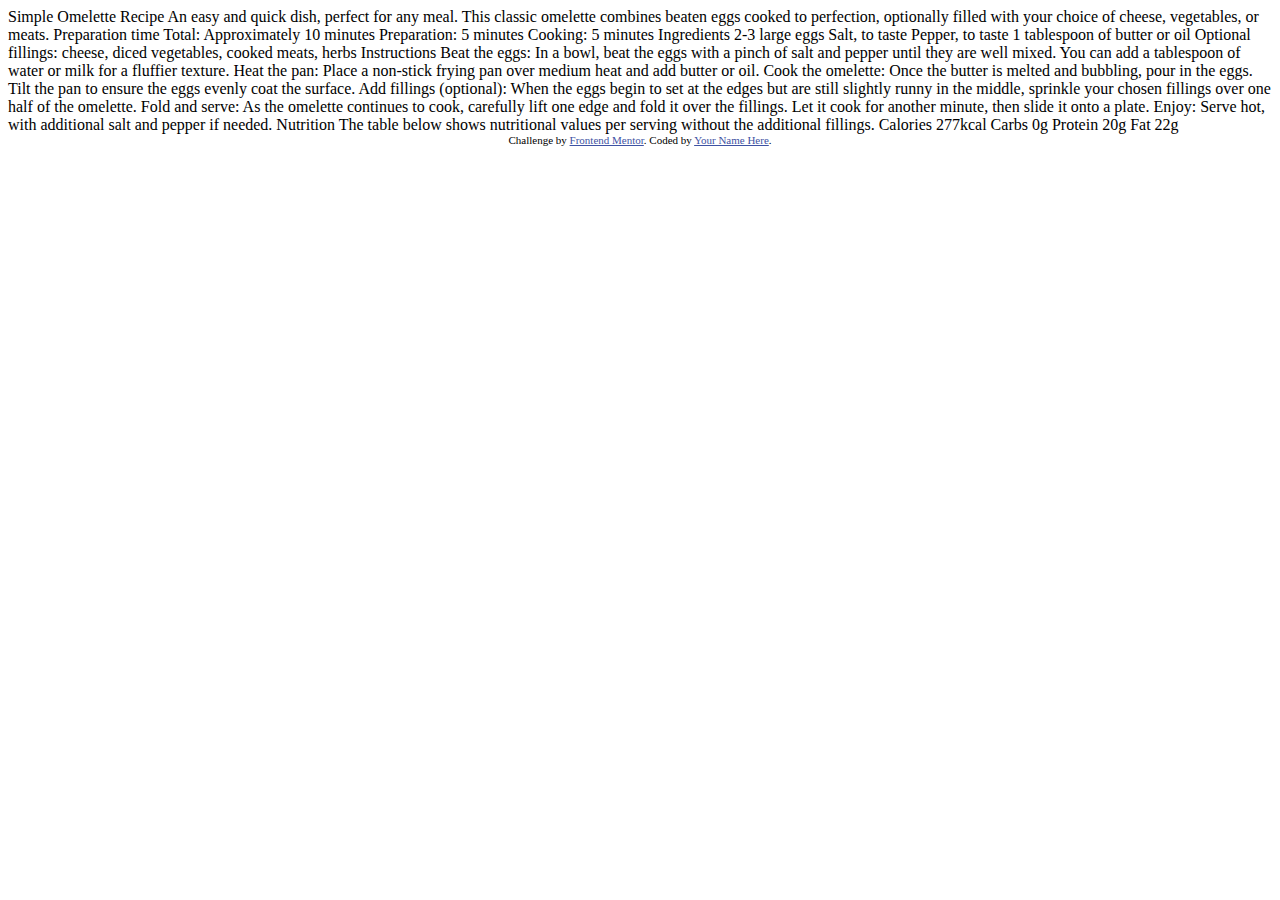
<file: challenges/recipe-page/index.html>
<!DOCTYPE html>
<html lang="en">
<head>
  <meta charset="UTF-8">
  <meta name="viewport" content="width=device-width, initial-scale=1.0"> <!-- displays site properly based on user's device -->

  <link rel="icon" type="image/png" sizes="32x32" href="./assets/images/favicon-32x32.png">
  
  <title>Frontend Mentor | Recipe page</title>

  <!-- Feel free to remove these styles or customise in your own stylesheet 👍 -->
  <style>
    .attribution { font-size: 11px; text-align: center; }
    .attribution a { color: hsl(228, 45%, 44%); }
  </style>
</head>
<body>

  Simple Omelette Recipe

  An easy and quick dish, perfect for any meal. This classic omelette combines beaten eggs cooked 
  to perfection, optionally filled with your choice of cheese, vegetables, or meats.

  Preparation time

  Total: Approximately 10 minutes
  Preparation: 5 minutes
  Cooking: 5 minutes

  Ingredients

  2-3 large eggs
  Salt, to taste
  Pepper, to taste
  1 tablespoon of butter or oil
  Optional fillings: cheese, diced vegetables, cooked meats, herbs

  Instructions

  Beat the eggs: In a bowl, beat the eggs with a pinch of salt and pepper until they are well mixed. 
  You can add a tablespoon of water or milk for a fluffier texture.

  Heat the pan: Place a non-stick frying pan over medium heat and add butter or oil.

  Cook the omelette: Once the butter is melted and bubbling, pour in the eggs. Tilt the pan to ensure 
  the eggs evenly coat the surface.

  Add fillings (optional): When the eggs begin to set at the edges but are still slightly runny in the 
  middle, sprinkle your chosen fillings over one half of the omelette.

  Fold and serve: As the omelette continues to cook, carefully lift one edge and fold it over the 
  fillings. Let it cook for another minute, then slide it onto a plate.

  Enjoy: Serve hot, with additional salt and pepper if needed.

  Nutrition

  The table below shows nutritional values per serving without the additional fillings.

  Calories
  277kcal

  Carbs
  0g

  Protein
  20g

  Fat
  22g
  
  <div class="attribution">
    Challenge by <a href="https://www.frontendmentor.io?ref=challenge" target="_blank">Frontend Mentor</a>. 
    Coded by <a href="#">Your Name Here</a>.
  </div>
</body>
</html>
</file>
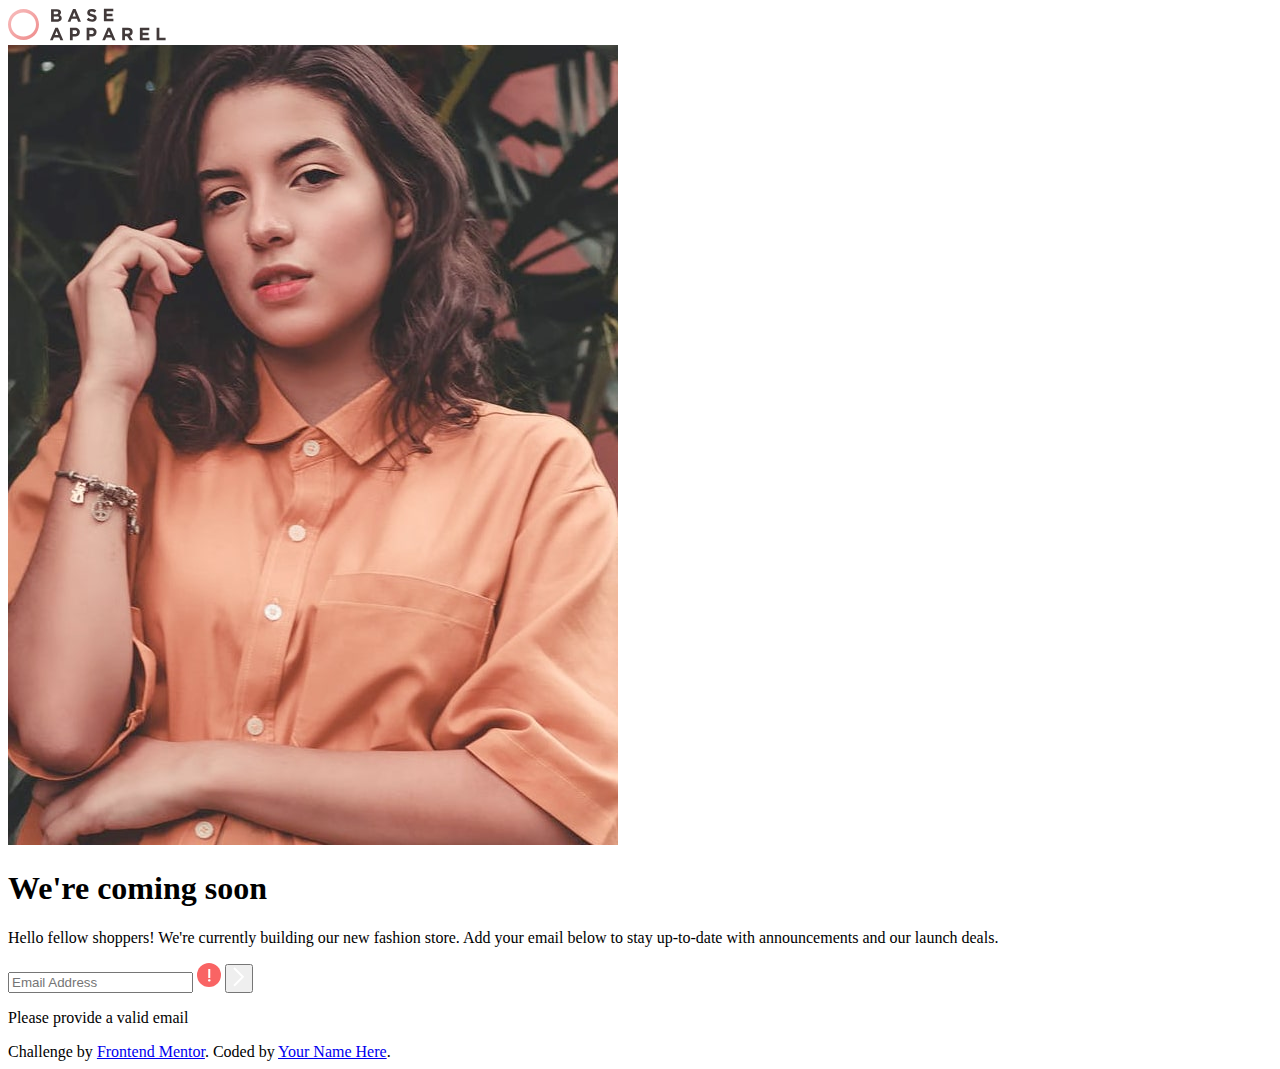
<file: challenges/newbie/base-apparel-coming-soon-master/index.html>
<!DOCTYPE html>
<html lang="en">
<head>
  <meta charset="UTF-8">
  <meta name="viewport" content="width=device-width, initial-scale=1.0">
  <link rel="icon" type="image/png" sizes="32x32" href="./images/favicon-32x32.png">
  <link rel="stylesheet" href="styles/main.css">
  <title>Frontend Mentor | Base Apparel coming soon page</title>
</head>
<body>
  <header>
    <img src="images/logo.svg" alt="base apparel logo">
  </header>

  <picture>
    <source media="(min-width: 1024px)" srcset="images\hero-desktop.jpg">
    <img src="images/hero-mobile.jpg" alt="woman">
  </picture>

  <main>
    <h1>
      We're <strong>coming soon</strong>
    </h1>

    <p>
      Hello fellow shoppers! We're currently building our new fashion store. Add your email below to stay up-to-date with announcements and our launch deals.
    </p>

    <div id="input-email">
      <input type="email" name="email" id="id-email" placeholder="Email Address">
      <img src="images/icon-error.svg" alt="error" class="error" id="icon-error">
      <button type="submit"><img src="images/icon-arrow.svg" alt="arrow"></button>
      <p class="error">Please provide a valid email</p>
    </div>
  </main>
  
  
  <footer class="attribution">
    Challenge by <a href="https://www.frontendmentor.io?ref=challenge">Frontend Mentor</a>. 
    Coded by <a href="#">Your Name Here</a>.
  </footer>
</body>
</html>
</file>
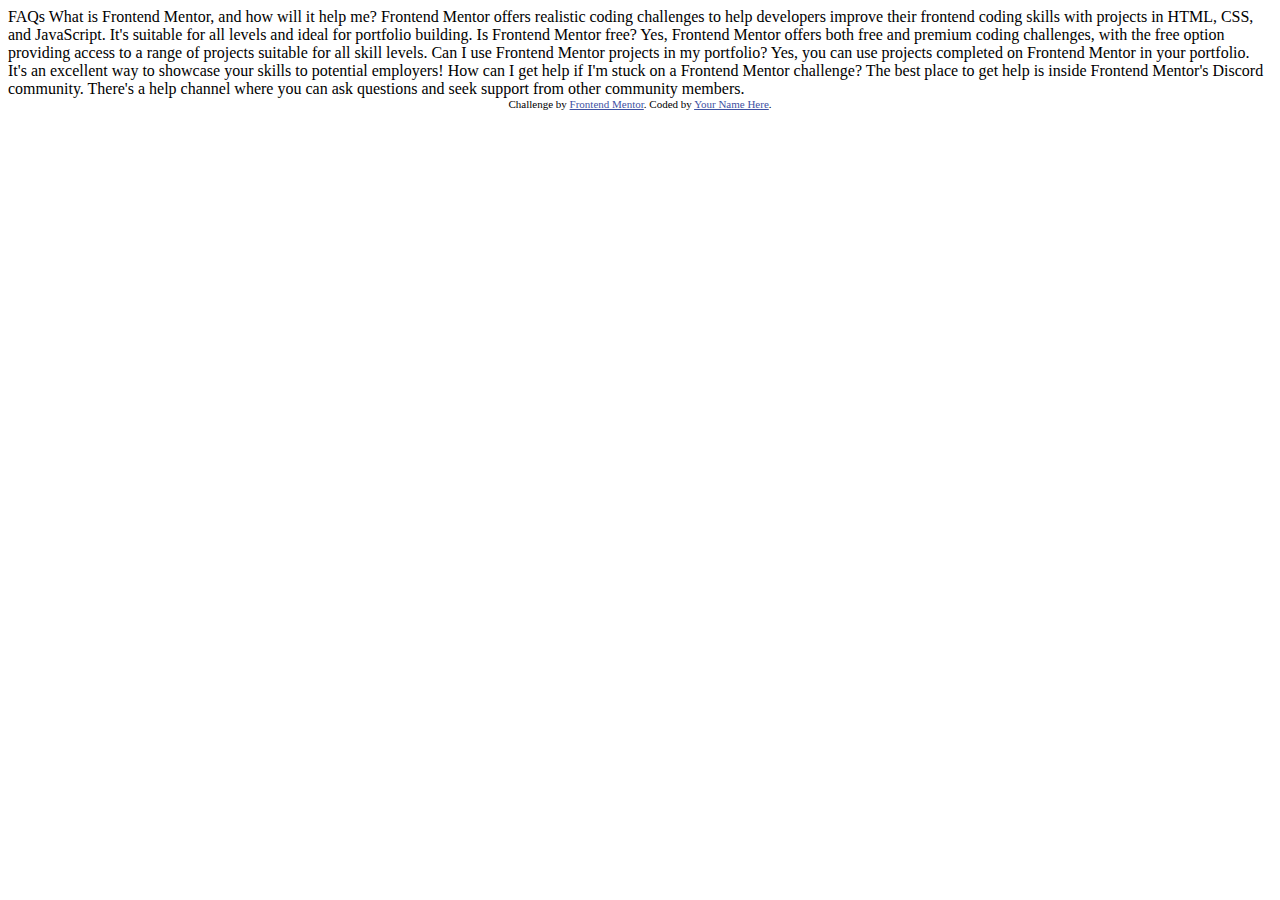
<file: challenges/newbie/faq-accordion-main/index.html>
<!DOCTYPE html>
<html lang="en">
<head>
  <meta charset="UTF-8">
  <meta name="viewport" content="width=device-width, initial-scale=1.0"> <!-- displays site properly based on user's device -->

  <link rel="icon" type="image/png" sizes="32x32" href="./assets/images/favicon-32x32.png">
  
  <title>Frontend Mentor | FAQ accordion</title>

  <!-- Feel free to remove these styles or customise in your own stylesheet 👍 -->
  <style>
    .attribution { font-size: 11px; text-align: center; }
    .attribution a { color: hsl(228, 45%, 44%); }
  </style>
</head>
<body>

  FAQs

  What is Frontend Mentor, and how will it help me?

  Frontend Mentor offers realistic coding challenges to help developers improve their 
  frontend coding skills with projects in HTML, CSS, and JavaScript. It's suitable for 
  all levels and ideal for portfolio building.

  Is Frontend Mentor free?

  Yes, Frontend Mentor offers both free and premium coding challenges, with the free 
  option providing access to a range of projects suitable for all skill levels.

  Can I use Frontend Mentor projects in my portfolio?

  Yes, you can use projects completed on Frontend Mentor in your portfolio. It's an excellent
  way to showcase your skills to potential employers!

  How can I get help if I'm stuck on a Frontend Mentor challenge?
  
  The best place to get help is inside Frontend Mentor's Discord community. There's a help 
  channel where you can ask questions and seek support from other community members.

  
  <div class="attribution">
    Challenge by <a href="https://www.frontendmentor.io?ref=challenge" target="_blank">Frontend Mentor</a>. 
    Coded by <a href="#">Your Name Here</a>.
  </div>
</body>
</html>
</file>
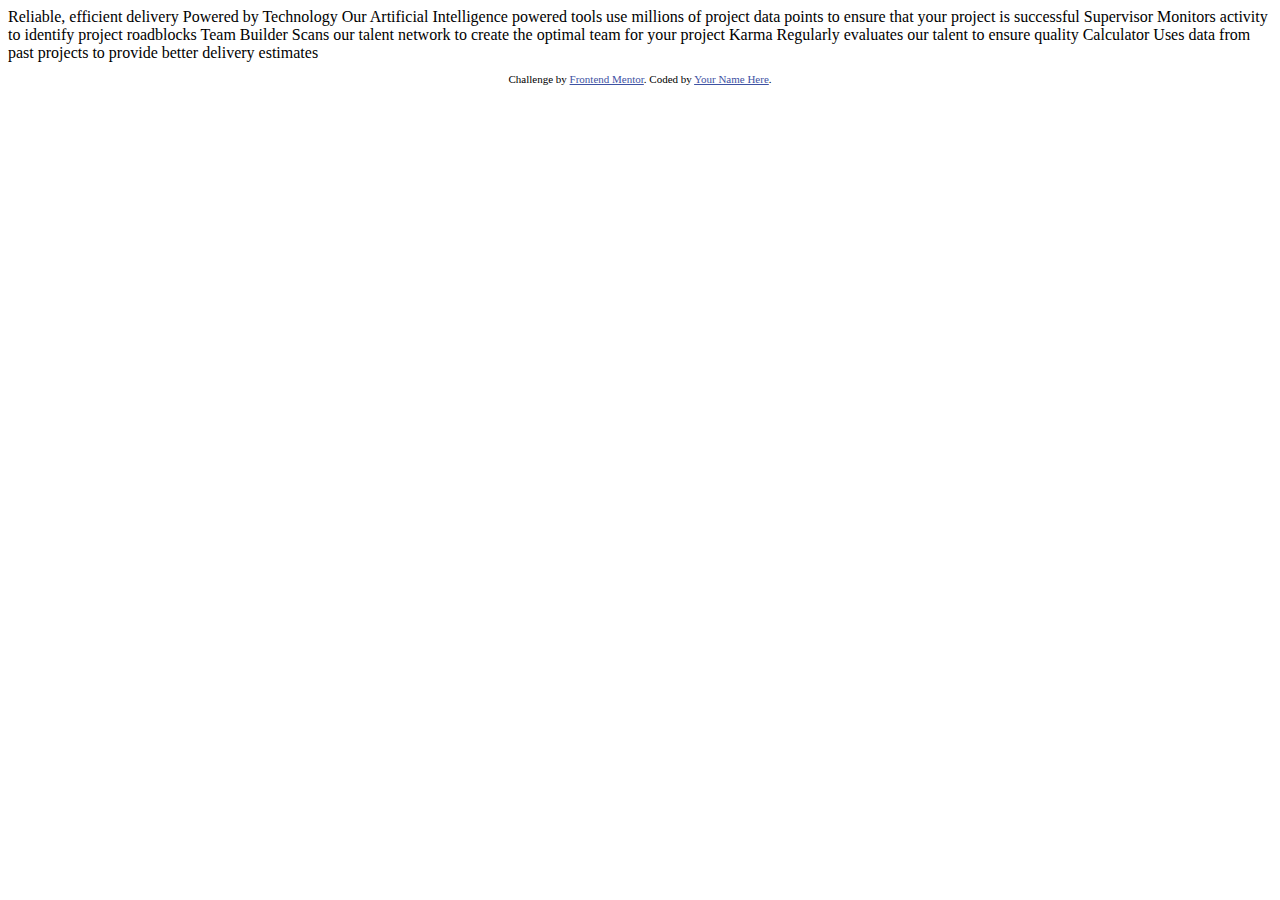
<file: challenges/newbie/four-card-feature-section-master/index.html>
<!DOCTYPE html>
<html lang="en">
<head>
  <meta charset="UTF-8">
  <meta name="viewport" content="width=device-width, initial-scale=1.0"> <!-- displays site properly based on user's device -->

  <link rel="icon" type="image/png" sizes="32x32" href="./images/favicon-32x32.png">
  
  <title>Frontend Mentor | Four card feature section</title>

  <!-- Feel free to remove these styles or customise in your own stylesheet 👍 -->
  <style>
    .attribution { font-size: 11px; text-align: center; }
    .attribution a { color: hsl(228, 45%, 44%); }
  </style>
</head>
<body>
  
  Reliable, efficient delivery
  Powered by Technology

  Our Artificial Intelligence powered tools use millions of project data points 
  to ensure that your project is successful

  Supervisor
  Monitors activity to identify project roadblocks

  Team Builder
  Scans our talent network to create the optimal team for your project

  Karma
  Regularly evaluates our talent to ensure quality

  Calculator
  Uses data from past projects to provide better delivery estimates

  
  <footer>
    <p class="attribution">
      Challenge by <a href="https://www.frontendmentor.io?ref=challenge" target="_blank">Frontend Mentor</a>. 
      Coded by <a href="#">Your Name Here</a>.
    </p>
  </footer>
</body>
</html>
</file>
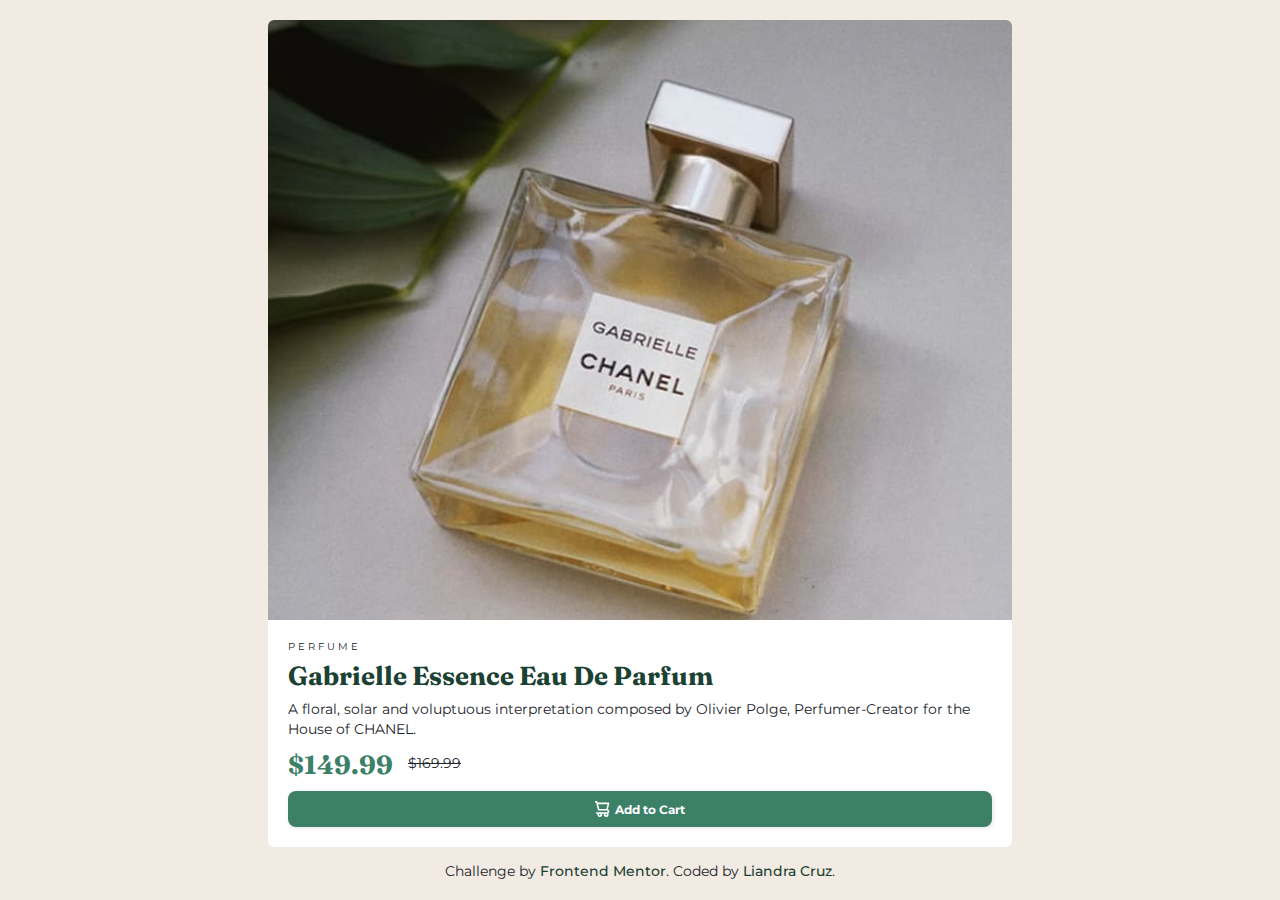
<file: challenges/newbie/product-preview-card-component-main/index.html>
<!DOCTYPE html>
<html lang="en">
<head>
  <meta charset="UTF-8">
  <meta name="viewport" content="width=device-width, initial-scale=1.0">
  <link rel="icon" type="image/png" sizes="32x32" href="./images/favicon-32x32.png">
  <link rel="stylesheet" href="styles/main.css">
  <link rel="stylesheet" href="styles/media-query.css">
  <title>Frontend Mentor | Product preview card component</title>
</head>
<body>

  <main>
    <section id="image-mobile">
      <img src="images/image-product-mobile.jpg" alt="perfume" id="mobile">
    </section>
    <section id="image-desktop">
      <img src="images/image-product-desktop.jpg" alt="perfume" id="desktop">
    </section>

    <section id="content">
      <p class="top">Perfume</p>
      <h1>Gabrielle Essence Eau De Parfum</h1>
      <p class="description">
        A floral, solar and voluptuous interpretation composed by Olivier Polge,
        Perfumer-Creator for the House of CHANEL.
      </p>
      <section id="prices">
        <p id="current-price">$149.99</p>
        <p id="old-price">$169.99</p>
      </section>
      <button>
        <img src="images/icon-cart.svg" alt="cart icon" class="cart-icon">
        <p class="btn-cart">Add to Cart</p>
      </button>
    </section>
  </main>

    <footer>
      Challenge by <a href="https://www.frontendmentor.io?ref=challenge" target="_blank">Frontend Mentor</a>.
      Coded by <a href="https://www.linkedin.com/in/liandra-cruz-971a32350/" target="_blank">Liandra Cruz</a>.
    </footer>
</body>
</html>
</file>
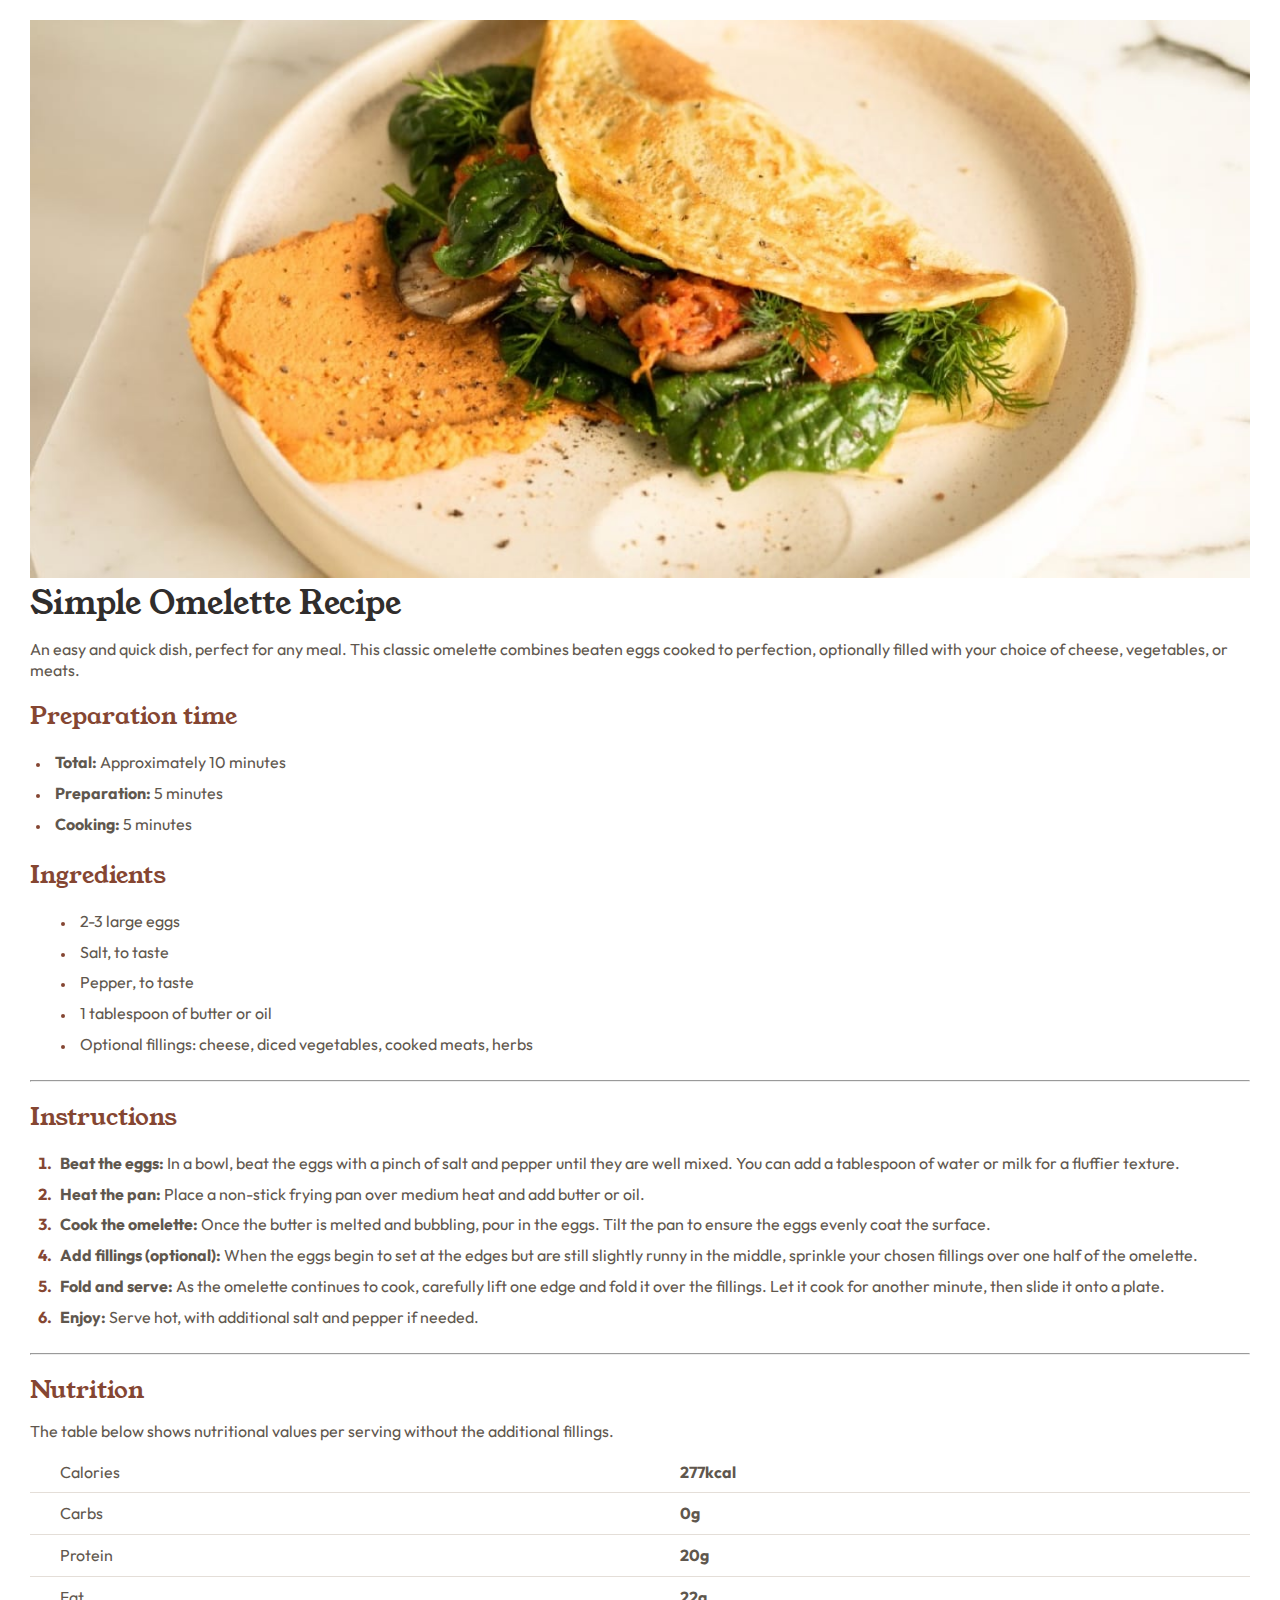
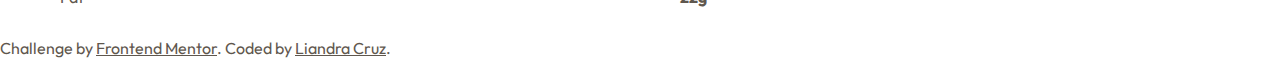
<file: challenges/newbie/recipe-page/index.html>
<!DOCTYPE html>
<html lang="en">
<head>
  <meta charset="UTF-8">
  <meta name="viewport" content="width=device-width, initial-scale=1.0">
  <link rel="icon" type="image/png" sizes="32x32" href="./assets/images/favicon-32x32.png">
  <link rel="stylesheet" href="style.css">
  <title>Frontend Mentor | Recipe page</title>
</head>
<body>

  <main>

    <div class="image">
      <img src="assets/images/image-omelette.jpeg" alt="omelette">
    </div>
    
    <article>
        <h1>Simple Omelette Recipe</h1>
        
        <p>
          An easy and quick dish, perfect for any meal. This classic omelette combines beaten eggs cooked
          to perfection, optionally filled with your choice of cheese, vegetables, or meats.
        </p>
        
        <div id="prep">
          <h2>Preparation time</h2>
          <ul>
            <li><strong>Total:</strong> Approximately 10 minutes</li>
            <li><strong>Preparation:</strong> 5 minutes</li>
            <li><strong>Cooking:</strong> 5 minutes</li>
          </ul>
        </div>
      
        <section id="ing">
          <h2>Ingredients</h2>
          <ul>
            <li>2-3 large eggs</li>
            <li>Salt, to taste</li>
            <li>Pepper, to taste</li>
            <li>1 tablespoon of butter or oil</li>
            <li>Optional fillings: cheese, diced vegetables, cooked meats, herbs</li>
          </ul>
        </section>
      
        <hr>
      
        <section id="instr">
          <h2>Instructions</h2>
          <ol>
            <li>
              <strong>Beat the eggs:</strong> In a bowl, beat the eggs with a pinch of salt and pepper until they are well mixed.
              You can add a tablespoon of water or milk for a fluffier texture.
            </li>
            <li>
              <strong>Heat the pan:</strong> Place a non-stick frying pan over medium heat and add butter or oil.
            </li>
            <li>
              <strong>Cook the omelette:</strong> Once the butter is melted and bubbling, pour in the eggs. Tilt the pan to ensure
              the eggs evenly coat the surface.
            </li>
            <li>
              <strong>Add fillings (optional):</strong> When the eggs begin to set at the edges but are still slightly runny in the
              middle, sprinkle your chosen fillings over one half of the omelette.
            </li>
            <li>
              <strong>Fold and serve:</strong> As the omelette continues to cook, carefully lift one edge and fold it over the
              fillings. Let it cook for another minute, then slide it onto a plate.
            </li>
            <li>
              <strong>Enjoy:</strong> Serve hot, with additional salt and pepper if needed.
            </li>
          </ol>
        </section>
        
        <hr>
      
        <section id="nutr">
      <h2>Nutrition</h2>
      <p class="p-nutr">
        The table below shows nutritional values per serving without the additional fillings.
      </p>
      <table>
        <tr>
          <td>Calories</td>
          <td class="cal"><strong>277kcal</strong></td>
        </tr>
      
        <tr>
          <td>Carbs</td>
          <td class="cal"><strong>0g</strong></td>
        </tr>
      
        <tr>
          <td>Protein</td>
          <td class="cal"><strong>20g</strong></td>
        </tr>
      
        <tr>
          <td>Fat</td>
          <td class="cal"><strong>22g</strong></td>
        </tr>
      </table>
        </section>
    </article>

</main>
  
  <footer>
    Challenge by <a href="https://www.frontendmentor.io?ref=challenge" target="_blank">Frontend Mentor</a>.
    Coded by <a href="https://www.linkedin.com/feed/" target="_blank">Liandra Cruz</a>.
  </footer>
  
</body>
</html>
</file>
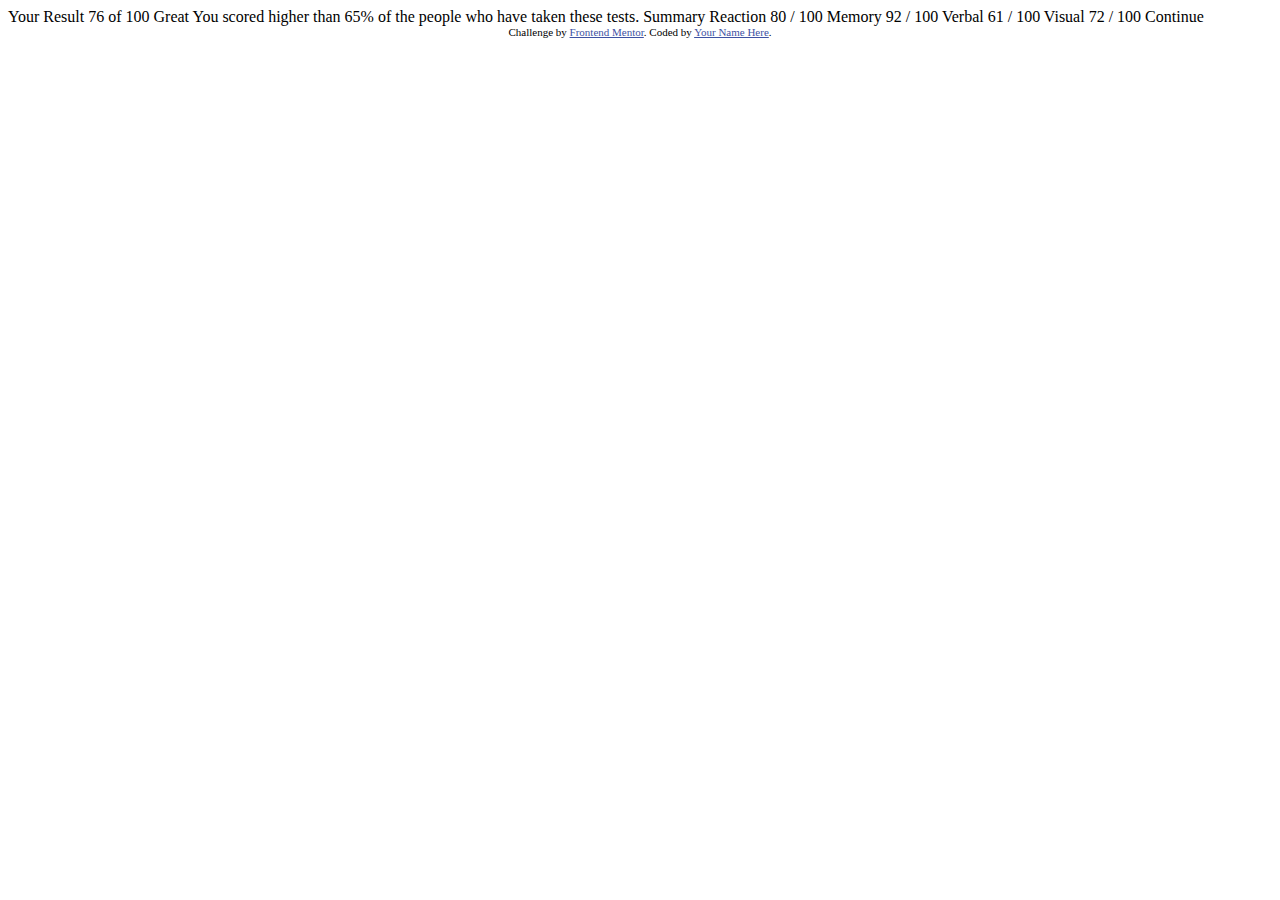
<file: challenges/newbie/results-summary-component/index.html>
<!DOCTYPE html>
<html lang="en">
<head>
  <meta charset="UTF-8">
  <meta name="viewport" content="width=device-width, initial-scale=1.0"> <!-- displays site properly based on user's device -->

  <link rel="icon" type="image/png" sizes="32x32" href="./assets/images/favicon-32x32.png">
  
  <title>Frontend Mentor | Results summary component</title>

  <!-- Feel free to remove these styles or customise in your own stylesheet 👍 -->
  <style>
    .attribution { font-size: 11px; text-align: center; }
    .attribution a { color: hsl(228, 45%, 44%); }
  </style>
</head>
<body>

  Your Result
  76
  of 100

  Great
  You scored higher than 65% of the people who have taken these tests.
  
  Summary

  Reaction
  80 / 100

  Memory
  92 / 100

  Verbal
  61 / 100

  Visual
  72 / 100

  Continue
  
  <div class="attribution">
    Challenge by <a href="https://www.frontendmentor.io?ref=challenge" target="_blank">Frontend Mentor</a>. 
    Coded by <a href="#">Your Name Here</a>.
  </div>
</body>
</html>
</file>
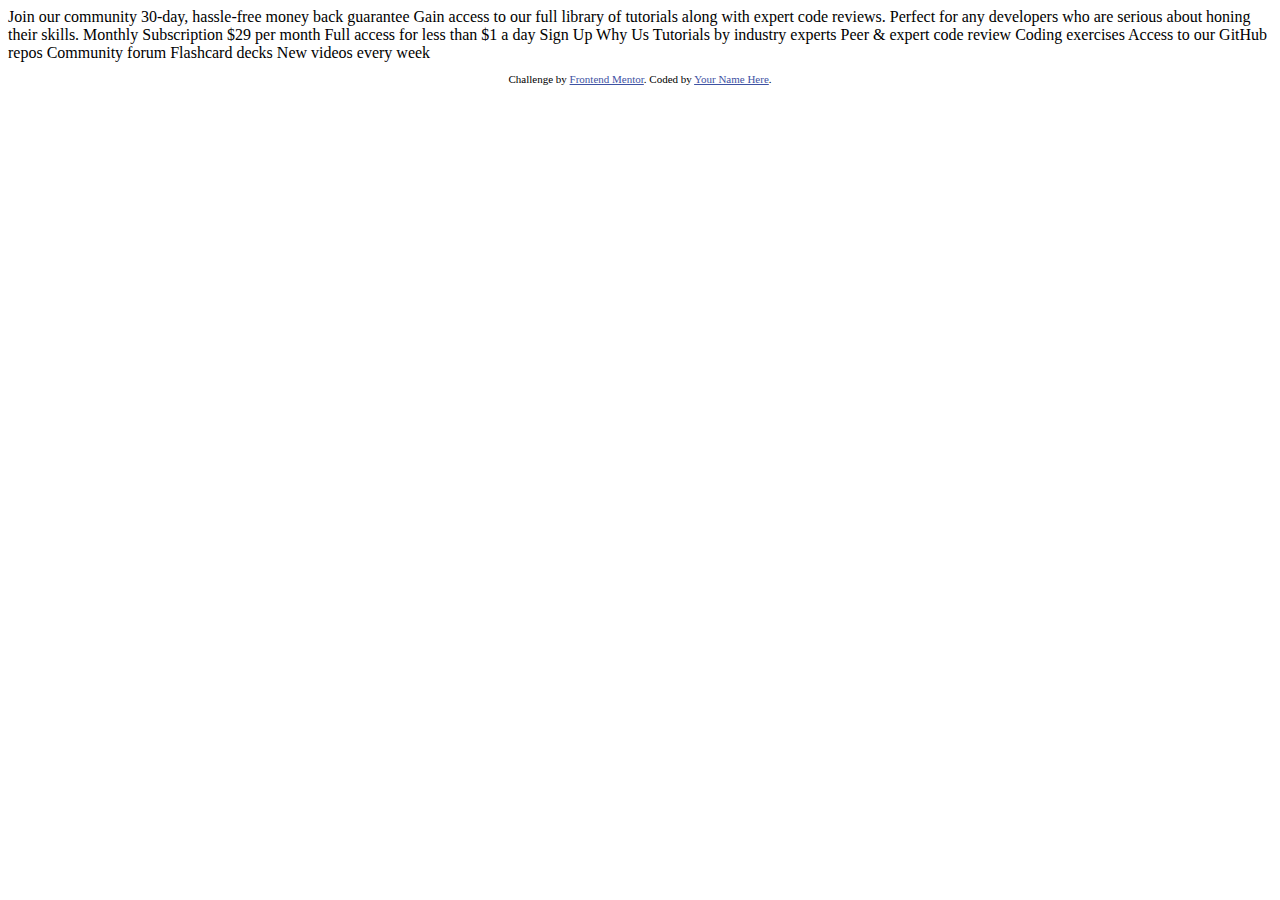
<file: challenges/newbie/single-price-grid-component-master/index.html>
<!DOCTYPE html>
<html lang="en">
<head>
  <meta charset="UTF-8">
  <meta name="viewport" content="width=device-width, initial-scale=1.0"> <!-- displays site properly based on user's device -->

  <link rel="icon" type="image/png" sizes="32x32" href="./images/favicon-32x32.png">
  
  <title>Frontend Mentor | Single Price Grid Component</title>

  <!-- Feel free to remove these styles or customise in your own stylesheet 👍 -->
  <style>
    .attribution { font-size: 11px; text-align: center; }
    .attribution a { color: hsl(228, 45%, 44%); }
  </style>
</head>
<body>
  Join our community

  30-day, hassle-free money back guarantee

  Gain access to our full library of tutorials along with expert code reviews. 
  Perfect for any developers who are serious about honing their skills.

  Monthly Subscription

  &dollar;29 per month

  Full access for less than &dollar;1 a day

  Sign Up

  Why Us

  Tutorials by industry experts
  Peer &amp; expert code review
  Coding exercises
  Access to our GitHub repos
  Community forum
  Flashcard decks
  New videos every week
  
  <footer>
    <p class="attribution">
      Challenge by <a href="https://www.frontendmentor.io?ref=challenge" target="_blank">Frontend Mentor</a>. 
      Coded by <a href="#">Your Name Here</a>.
    </p>
  </footer>
</body>
</html>
</file>
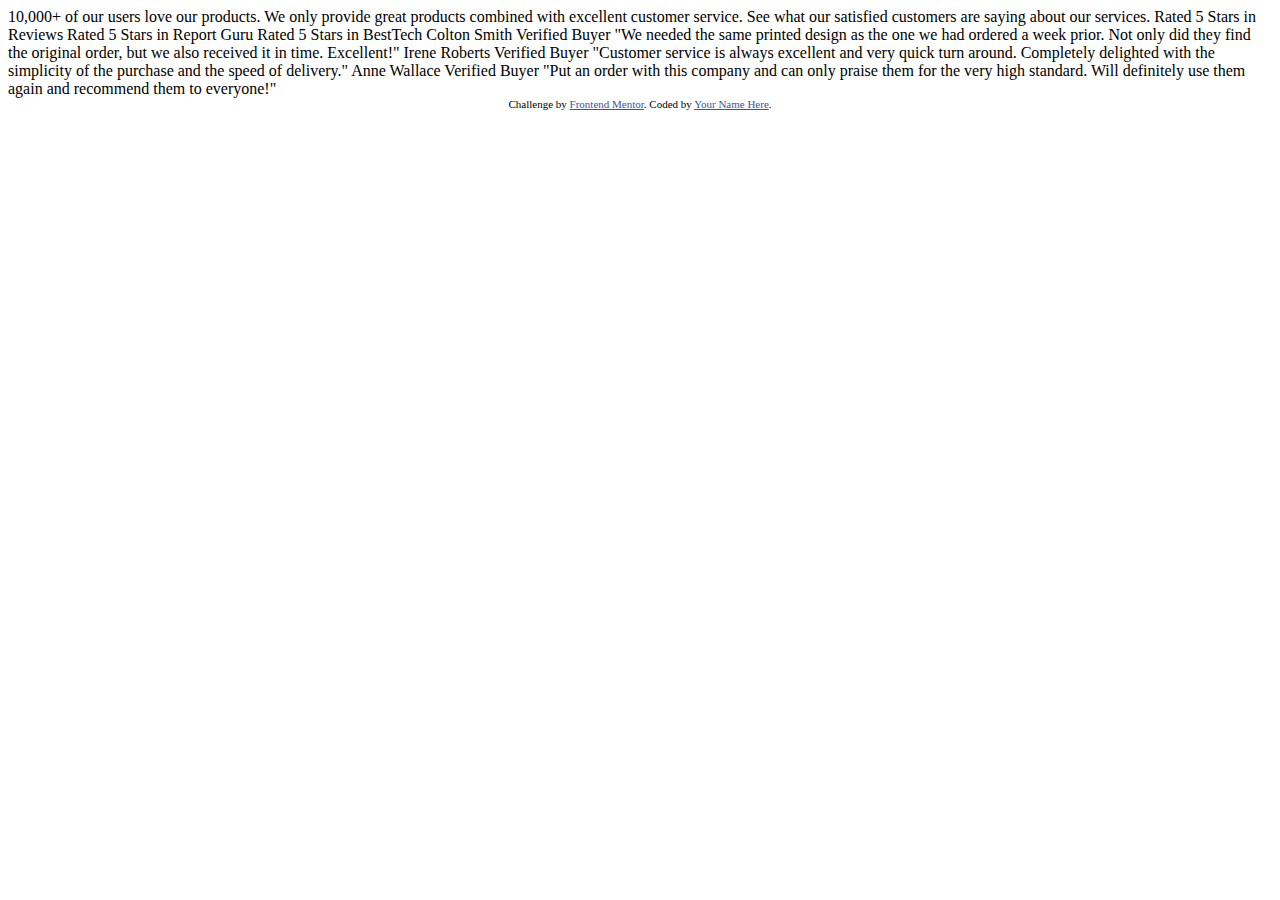
<file: challenges/newbie/social-proof-section-master/index.html>
<!DOCTYPE html>
<html lang="en">
  <head>
    <meta charset="UTF-8" />
    <meta name="viewport" content="width=device-width, initial-scale=1.0" />
    <!-- displays site properly based on user's device -->

    <link
      rel="icon"
      type="image/png"
      sizes="32x32"
      href="./images/favicon-32x32.png"
    />

    <title>Frontend Mentor | Social proof section</title>

    <!-- Feel free to remove these styles or customise in your own stylesheet 👍 -->
    <style>
      .attribution {
        font-size: 11px;
        text-align: center;
      }
      .attribution a {
        color: hsl(228, 45%, 44%);
      }
    </style>
  </head>
  <body>
    10,000+ of our users love our products.

    We only provide great products combined with excellent customer service.
    See what our satisfied customers are saying about our services.
    
    Rated 5 Stars in Reviews
    Rated 5 Stars in Report Guru
    Rated 5 Stars in BestTech
    
    Colton Smith 
    Verified Buyer
    "We needed the same printed design as the one we had ordered a week prior.
    Not only did they find the original order, but we also received it in time.
    Excellent!"
    
    Irene Roberts 
    Verified Buyer
    "Customer service is always excellent and very quick turn around. Completely
    delighted with the simplicity of the purchase and the speed of delivery."
    
    Anne Wallace 
    Verified Buyer
    "Put an order with this company and can only praise them for the very high
    standard. Will definitely use them again and recommend them to everyone!"

    <div class="attribution">
      Challenge by
      <a href="https://www.frontendmentor.io?ref=challenge" target="_blank"
        >Frontend Mentor</a
      >. Coded by <a href="#">Your Name Here</a>.
    </div>
  </body>
</html>
</file>
<file: challenges/newbie/base-apparel-coming-soon-master/styles/main.css>
@charset "utf-8";

@import url('https://fonts.googleapis.com/css2?family=Josefin+Sans:ital,wght@0,100..700;1,100..700&display=swap');

:root {
    --light-pink: #ce9797;
    --bright-pink: #f96262;
    --gray: #413a3a;
    --color4: linear-gradient(135deg, #ffffff, #fff5f5);
    --color5: linear-gradient(135deg, #f8bfbf, #ee8c8c);

    --font: "Josefin Sans", sans-serif;
}
</file>
<file: challenges/newbie/product-preview-card-component-main/styles/main.css>
@charset "utf-8";

@import url('https://fonts.googleapis.com/css2?family=Fraunces:ital,opsz,wght@0,9..144,100..900;1,9..144,100..900&family=Montserrat:ital,wght@0,100..900;1,100..900&display=swap');

:root {
    --lightgreen: #3c8067;
    --darkgreen: #1b4133;
    --black: #1c232b;
    --grey: #6c7289;
    --cream: #f2ebe3;
    --white: #ffffff;

    --fontbase:"Montserrat", sans-serif;
    --fontspecial: "Fraunces", serif;
}

* {
    margin: 0px;
    padding: 0px;
    box-sizing: border-box;
    font-family: var(--fontbase);
    font-size: 14px;
    color: var(--black);
}

body {
    display: flex;
    flex-direction: column;
    justify-content: center;
    align-items: center;

    background-color: var(--cream);
    height: 100vh;
    padding: 20px;
}

main {
    display: flex;
    flex-direction: column;
    
    background-color: var(--white);
    margin-bottom: 15px;
    width: 60%;
    overflow: hidden;
    border-radius: 6px;
}

section#image-mobile {
    width: 100%;
    height: 100%;
    overflow: hidden;
}

section#image-mobile img {
    width: 100%;
    height: 100%;
    object-fit: cover;
    display: block;
}

section#image-desktop {
    display: none;
}

section#content {
    margin: 20px;
}

p.top {
    font-size: 10px;
    text-transform: uppercase;
    letter-spacing: 3px;
}

h1 {
    font-family: var(--fontspecial);
    font-size: 26px;
    line-height: 26px;
    color: var(--darkgreen);
    padding: 10px 0px;
}

p.description {
    line-height: 20px;
}

section#prices {
    display: flex;
    padding: 10px 0px;
}

p#current-price {
    font-family: var(--fontspecial);
    font-size: 26px;
    font-weight: 700;
    color: var(--lightgreen);
    padding-right: 15px;
}

p#old-price {
    margin-top: 5px;
    text-decoration: line-through;
}

button {
    display: flex;
    justify-content: center;
    align-items: center;

    width: 100%;
    padding: 10px;
    background-color: var(--lightgreen);
    border: none;
    border-radius: 8px;
    box-shadow: 1px 1px 5px rgba(0, 0, 0, 0.11);
    cursor: pointer;
    transition: 0.5s;
}

button:hover {
    background-color: var(--darkgreen);
}

img.cart-icon {
    margin-right: 5px;
}

p.btn-cart {
    color: var(--white);
    font-size: 12px;
    font-weight: 700;
}

footer a {
    color: var(--darkgreen);
    font-weight: 500;
    text-decoration: none;
    transition: 0.5s;
}

footer a:hover {
    color: var(--lightgreen);
    text-decoration: underline;
}
</file>
<file: challenges/newbie/product-preview-card-component-main/styles/media-query.css>
@charset "utf-8";
</file>
<file: challenges/newbie/recipe-page/style.css>
@charset "utf-8";

@import url('https://fonts.googleapis.com/css2?family=Outfit:wght@100..900&family=Young+Serif&display=swap');

:root {
    --color1: #ffffff;
    --color2: #f3e6d8;
    --color3: #e4ded8;
    --color4: #5f574e;
    --color5: #302d2c;
    --color6: #854632;
    --color7: #7b284f;
    --color8: #fff5fa;

    --fonttitle: "Young Serif", serif;
    --fontbody: "Outfit", sans-serif;
}

/* Mobile first */

* {
    padding: 0px;
    margin: 0px;
    box-sizing: border-box;
    font-family: var(--fontbody);
    color: var(--color4);
    line-height: 1.3em;
}

div.image {
    width: 100%;
}

img {
    width: 100%;
}

main {
    padding: 20px 30px;
}

h1 {
    font-family: var(--fonttitle);
    color: var(--color5);
    font-weight: 500;
}

p {
    padding-top: 15px;
}

h2 {
    font-family: var(--fonttitle);
    color: var(--color6);
    font-weight: 500;
    margin: 20px 0px 15px 0px;
}

aside#prep {
    background-color: var(--color8);
    padding: 20px 25px;
    border-radius: 10px;
    margin: 25px 0px;
}

aside#prep > h2 {
    font-family: var(--fontbody);
    color: var(--color7);
    font-weight: 700;
    font-size: 1.2em;
    margin: 0px;
}

ul {
    margin: 10px 20px 0px 20px;

}

ul > li, ol > li {
    padding-left: 20px;
    padding: 5px;

  }

ul > li::marker {
    font-size: 0.7em;
    color: var(--color6);
}

aside#prep > ul > li::marker {
    color: var(--color7);
}

section > ul, ol {
    padding-left: 25px;
    margin-bottom: 20px;
}

section#instr > ol > li::marker {
    color: var(--color6);
    font-weight: 700;
}

section#nutr > p.p-nutr {
    padding: 0px 0px 10px 0px;
}

section#nutr > table{
    border-collapse: collapse;
    width: 100%;
}

section#nutr > table td {
    border-bottom: 1px solid var(--color3);
    padding: 10px 30px;
}

section#nutr table tr:last-child td {
    border-bottom: none;
}

section#nutr table td:last-child {
}
</file>
